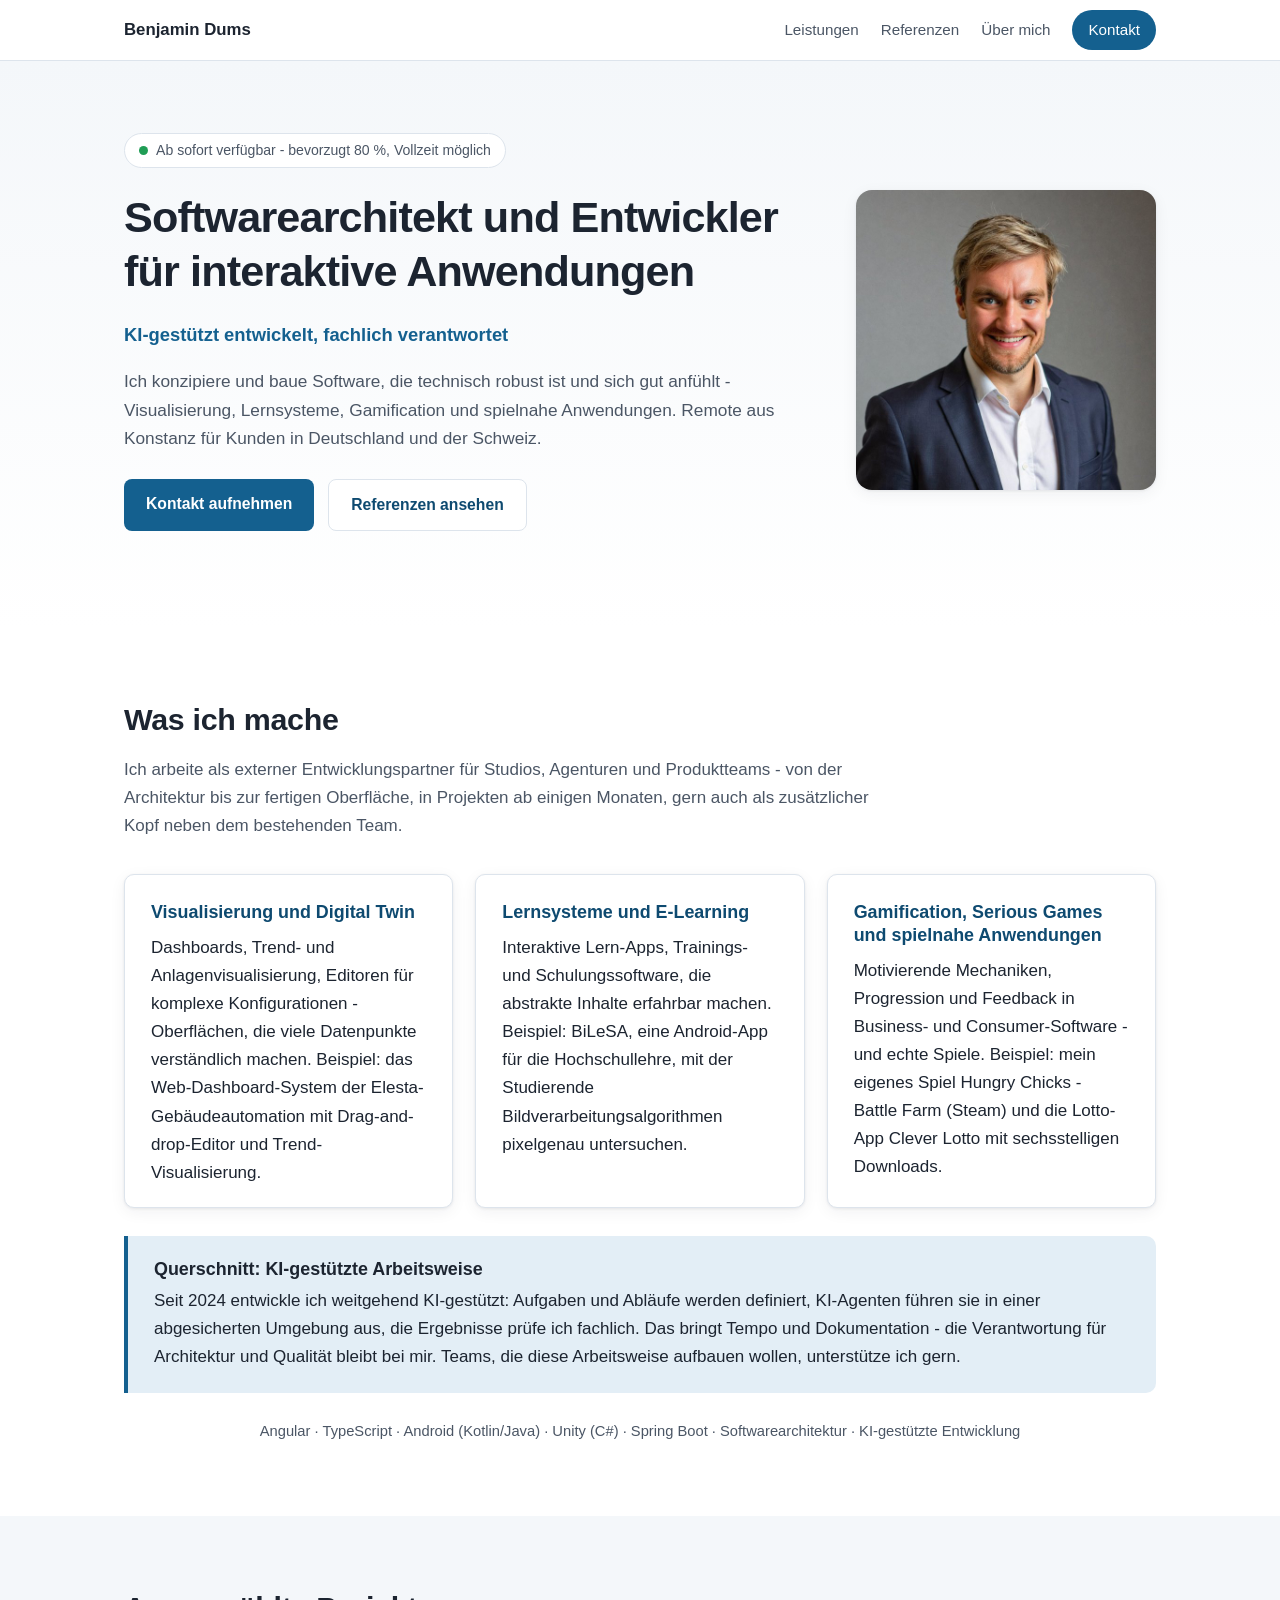
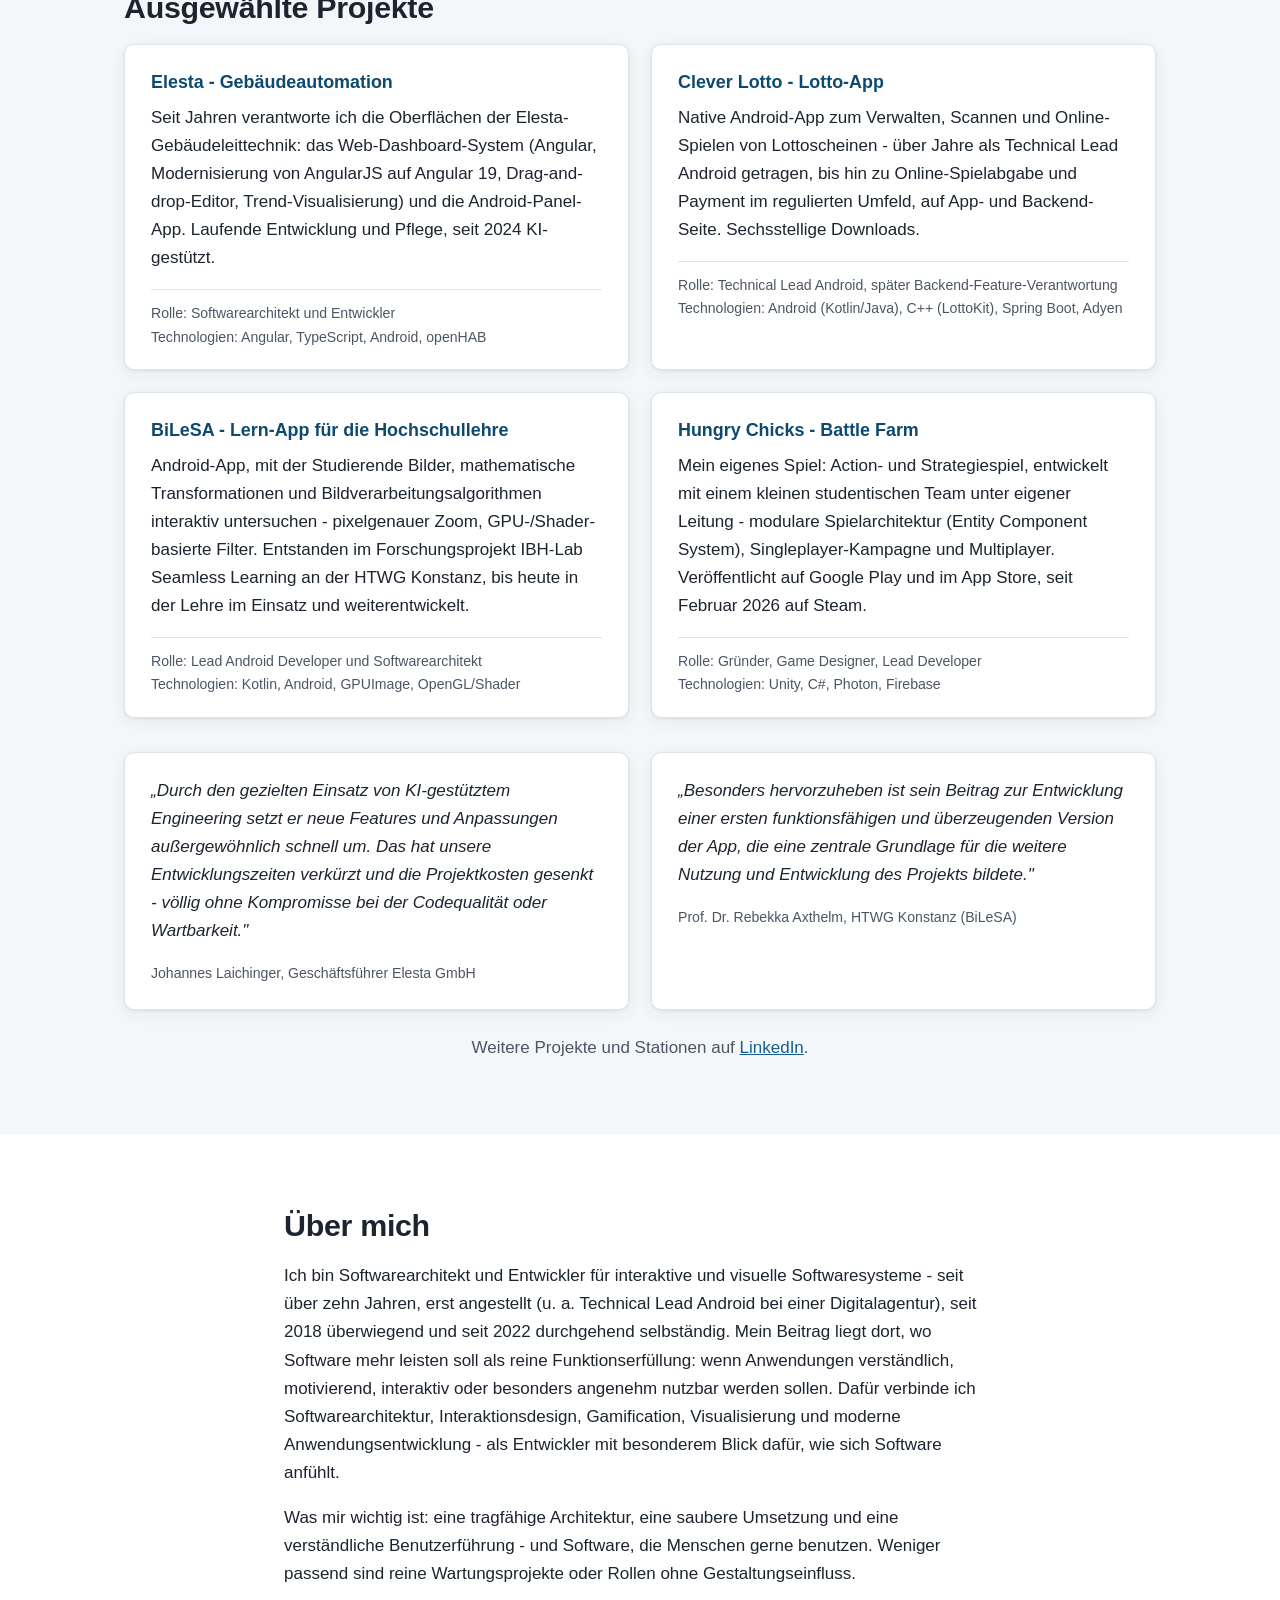
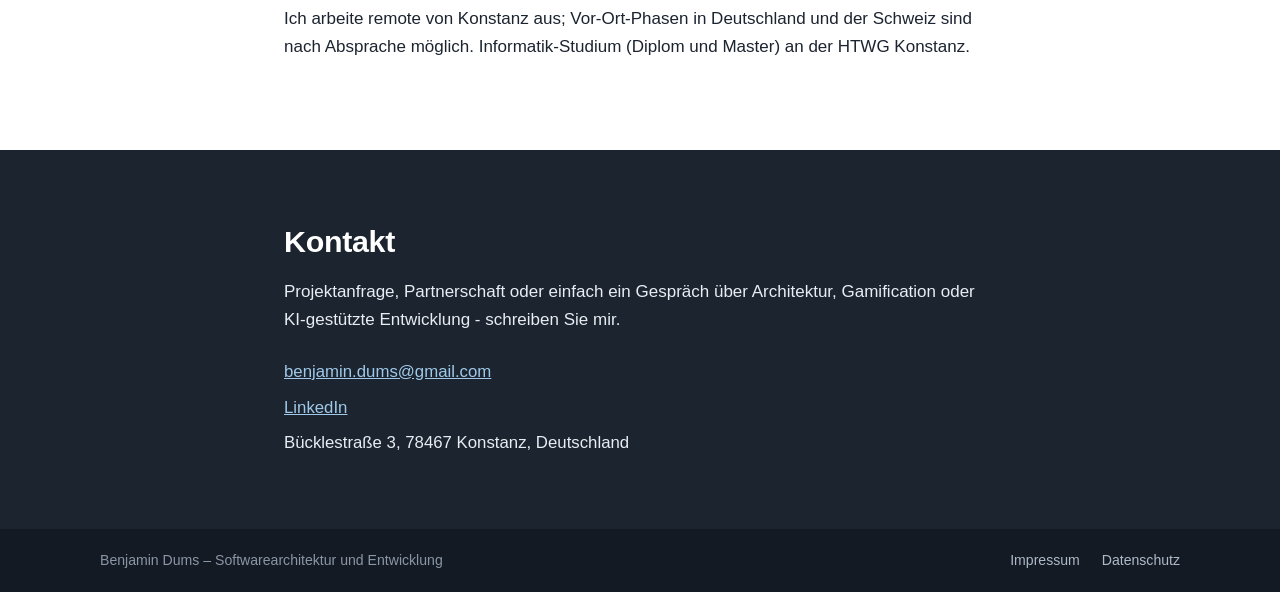
<file: index.html>
<!DOCTYPE html>
<html lang="de">
<head>
  <meta charset="utf-8">
  <meta name="viewport" content="width=device-width, initial-scale=1">
  <title>Benjamin Dums - Softwarearchitekt und Entwickler für interaktive Anwendungen</title>
  <meta name="description" content="Softwarearchitektur und Entwicklung für interaktive Anwendungen - Visualisierung, Lernsysteme, Gamification. KI-gestützt entwickelt, fachlich verantwortet. Remote aus Konstanz für Kunden in Deutschland und der Schweiz.">
  <link rel="stylesheet" href="style.css">
</head>
<body>

<header class="site-header">
  <div class="wrap header-inner">
    <span class="brand">Benjamin Dums</span>
    <nav class="site-nav">
      <a href="#leistungen">Leistungen</a>
      <a href="#referenzen">Referenzen</a>
      <a href="#ueber-mich">Über mich</a>
      <a href="#kontakt" class="nav-cta">Kontakt</a>
    </nav>
  </div>
</header>

<main>

  <!-- 1. Hero -->
  <section class="hero">
    <div class="wrap hero-inner">
      <div class="hero-text">
        <p class="availability"><span class="dot"></span>Ab sofort verfügbar - bevorzugt 80&nbsp;%, Vollzeit möglich</p>
        <h1>Softwarearchitekt und Entwickler für interaktive Anwendungen</h1>
        <p class="subtitle">KI-gestützt entwickelt, fachlich verantwortet</p>
        <p class="lead">Ich konzipiere und baue Software, die technisch robust ist und sich gut anfühlt - Visualisierung, Lernsysteme, Gamification und spielnahe Anwendungen. Remote aus Konstanz für Kunden in Deutschland und der Schweiz.</p>
        <p class="hero-actions">
          <a class="btn btn-primary" href="mailto:benjamin.dums@gmail.com">Kontakt aufnehmen</a>
          <a class="btn btn-secondary" href="#referenzen">Referenzen ansehen</a>
        </p>
      </div>
      <div class="hero-photo">
        <img src="assets/portrait.jpg" alt="Porträtfoto von Benjamin Dums" width="640" height="640">
      </div>
    </div>
  </section>

  <!-- 2. Was ich mache -->
  <section id="leistungen" class="section">
    <div class="wrap">
      <h2>Was ich mache</h2>
      <p class="section-lead">Ich arbeite als externer Entwicklungspartner für Studios, Agenturen und Produktteams - von der Architektur bis zur fertigen Oberfläche, in Projekten ab einigen Monaten, gern auch als zusätzlicher Kopf neben dem bestehenden Team.</p>

      <div class="cards cards-3">
        <article class="card">
          <h3>Visualisierung und Digital Twin</h3>
          <p>Dashboards, Trend- und Anlagenvisualisierung, Editoren für komplexe Konfigurationen - Oberflächen, die viele Datenpunkte verständlich machen. Beispiel: das Web-Dashboard-System der Elesta-Gebäudeautomation mit Drag-and-drop-Editor und Trend-Visualisierung.</p>
        </article>
        <article class="card">
          <h3>Lernsysteme und E-Learning</h3>
          <p>Interaktive Lern-Apps, Trainings- und Schulungssoftware, die abstrakte Inhalte erfahrbar machen. Beispiel: BiLeSA, eine Android-App für die Hochschullehre, mit der Studierende Bildverarbeitungsalgorithmen pixelgenau untersuchen.</p>
        </article>
        <article class="card">
          <h3>Gamification, Serious Games und spielnahe Anwendungen</h3>
          <p>Motivierende Mechaniken, Progression und Feedback in Business- und Consumer-Software - und echte Spiele. Beispiel: mein eigenes Spiel Hungry Chicks - Battle Farm (Steam) und die Lotto-App Clever Lotto mit sechsstelligen Downloads.</p>
        </article>
      </div>

      <aside class="ai-band">
        <h3>Querschnitt: KI-gestützte Arbeitsweise</h3>
        <p>Seit 2024 entwickle ich weitgehend KI-gestützt: Aufgaben und Abläufe werden definiert, KI-Agenten führen sie in einer abgesicherten Umgebung aus, die Ergebnisse prüfe ich fachlich. Das bringt Tempo und Dokumentation - die Verantwortung für Architektur und Qualität bleibt bei mir. Teams, die diese Arbeitsweise aufbauen wollen, unterstütze ich gern.</p>
      </aside>

      <p class="tech-line">Angular · TypeScript · Android (Kotlin/Java) · Unity (C#) · Spring Boot · Softwarearchitektur · KI-gestützte Entwicklung</p>
    </div>
  </section>

  <!-- 3. Referenzen -->
  <section id="referenzen" class="section section-alt">
    <div class="wrap">
      <h2>Ausgewählte Projekte</h2>

      <div class="cards cards-2">
        <article class="card project">
          <h3>Elesta - Gebäudeautomation</h3>
          <p>Seit Jahren verantworte ich die Oberflächen der Elesta-Gebäudeleittechnik: das Web-Dashboard-System (Angular, Modernisierung von AngularJS auf Angular 19, Drag-and-drop-Editor, Trend-Visualisierung) und die Android-Panel-App. Laufende Entwicklung und Pflege, seit 2024 KI-gestützt.</p>
          <p class="meta">Rolle: Softwarearchitekt und Entwickler<br>Technologien: Angular, TypeScript, Android, openHAB</p>
        </article>
        <article class="card project">
          <h3>Clever Lotto - Lotto-App</h3>
          <p>Native Android-App zum Verwalten, Scannen und Online-Spielen von Lottoscheinen - über Jahre als Technical Lead Android getragen, bis hin zu Online-Spielabgabe und Payment im regulierten Umfeld, auf App- und Backend-Seite. Sechsstellige Downloads.</p>
          <p class="meta">Rolle: Technical Lead Android, später Backend-Feature-Verantwortung<br>Technologien: Android (Kotlin/Java), C++ (LottoKit), Spring Boot, Adyen</p>
        </article>
        <article class="card project">
          <h3>BiLeSA - Lern-App für die Hochschullehre</h3>
          <p>Android-App, mit der Studierende Bilder, mathematische Transformationen und Bildverarbeitungsalgorithmen interaktiv untersuchen - pixelgenauer Zoom, GPU-/Shader-basierte Filter. Entstanden im Forschungsprojekt IBH-Lab Seamless Learning an der HTWG Konstanz, bis heute in der Lehre im Einsatz und weiterentwickelt.</p>
          <p class="meta">Rolle: Lead Android Developer und Softwarearchitekt<br>Technologien: Kotlin, Android, GPUImage, OpenGL/Shader</p>
        </article>
        <article class="card project">
          <h3>Hungry Chicks - Battle Farm</h3>
          <p>Mein eigenes Spiel: Action- und Strategiespiel, entwickelt mit einem kleinen studentischen Team unter eigener Leitung - modulare Spielarchitektur (Entity Component System), Singleplayer-Kampagne und Multiplayer. Veröffentlicht auf Google Play und im App Store, seit Februar 2026 auf Steam.</p>
          <p class="meta">Rolle: Gründer, Game Designer, Lead Developer<br>Technologien: Unity, C#, Photon, Firebase</p>
        </article>
      </div>

      <div class="quotes">
        <blockquote>
          <p>„Durch den gezielten Einsatz von KI-gestütztem Engineering setzt er neue Features und Anpassungen außergewöhnlich schnell um. Das hat unsere Entwicklungszeiten verkürzt und die Projektkosten gesenkt - völlig ohne Kompromisse bei der Codequalität oder Wartbarkeit."</p>
          <footer>Johannes Laichinger, Geschäftsführer Elesta GmbH</footer>
        </blockquote>
        <blockquote>
          <p>„Besonders hervorzuheben ist sein Beitrag zur Entwicklung einer ersten funktionsfähigen und überzeugenden Version der App, die eine zentrale Grundlage für die weitere Nutzung und Entwicklung des Projekts bildete."</p>
          <footer>Prof. Dr. Rebekka Axthelm, HTWG Konstanz (BiLeSA)</footer>
        </blockquote>
      </div>

      <p class="more-link">Weitere Projekte und Stationen auf <a href="https://www.linkedin.com/in/benjamin-dums" rel="me">LinkedIn</a>.</p>
    </div>
  </section>

  <!-- 4. Über mich -->
  <section id="ueber-mich" class="section">
    <div class="wrap narrow">
      <h2>Über mich</h2>
      <p>Ich bin Softwarearchitekt und Entwickler für interaktive und visuelle Softwaresysteme - seit über zehn Jahren, erst angestellt (u.&nbsp;a. Technical Lead Android bei einer Digitalagentur), seit 2018 überwiegend und seit 2022 durchgehend selbständig. Mein Beitrag liegt dort, wo Software mehr leisten soll als reine Funktionserfüllung: wenn Anwendungen verständlich, motivierend, interaktiv oder besonders angenehm nutzbar werden sollen. Dafür verbinde ich Softwarearchitektur, Interaktionsdesign, Gamification, Visualisierung und moderne Anwendungsentwicklung - als Entwickler mit besonderem Blick dafür, wie sich Software anfühlt.</p>
      <p>Was mir wichtig ist: eine tragfähige Architektur, eine saubere Umsetzung und eine verständliche Benutzerführung - und Software, die Menschen gerne benutzen. Weniger passend sind reine Wartungsprojekte oder Rollen ohne Gestaltungseinfluss.</p>
      <p>Ich arbeite remote von Konstanz aus; Vor-Ort-Phasen in Deutschland und der Schweiz sind nach Absprache möglich. Informatik-Studium (Diplom und Master) an der HTWG Konstanz.</p>
    </div>
  </section>

  <!-- 5. Kontakt -->
  <section id="kontakt" class="section section-contact">
    <div class="wrap narrow">
      <h2>Kontakt</h2>
      <p>Projektanfrage, Partnerschaft oder einfach ein Gespräch über Architektur, Gamification oder KI-gestützte Entwicklung - schreiben Sie mir.</p>
      <ul class="contact-list">
        <li><a href="mailto:benjamin.dums@gmail.com">benjamin.dums@gmail.com</a></li>
        <li><a href="https://www.linkedin.com/in/benjamin-dums" rel="me">LinkedIn</a></li>
        <li>Bücklestraße 3, 78467 Konstanz, Deutschland</li>
      </ul>
    </div>
  </section>

</main>

<footer class="site-footer">
  <div class="wrap footer-inner">
    <span>Benjamin Dums – Softwarearchitektur und Entwicklung</span>
    <nav>
      <a href="impressum.html">Impressum</a>
      <a href="datenschutz.html">Datenschutz</a>
    </nav>
  </div>
</footer>

</body>
</html>
</file>
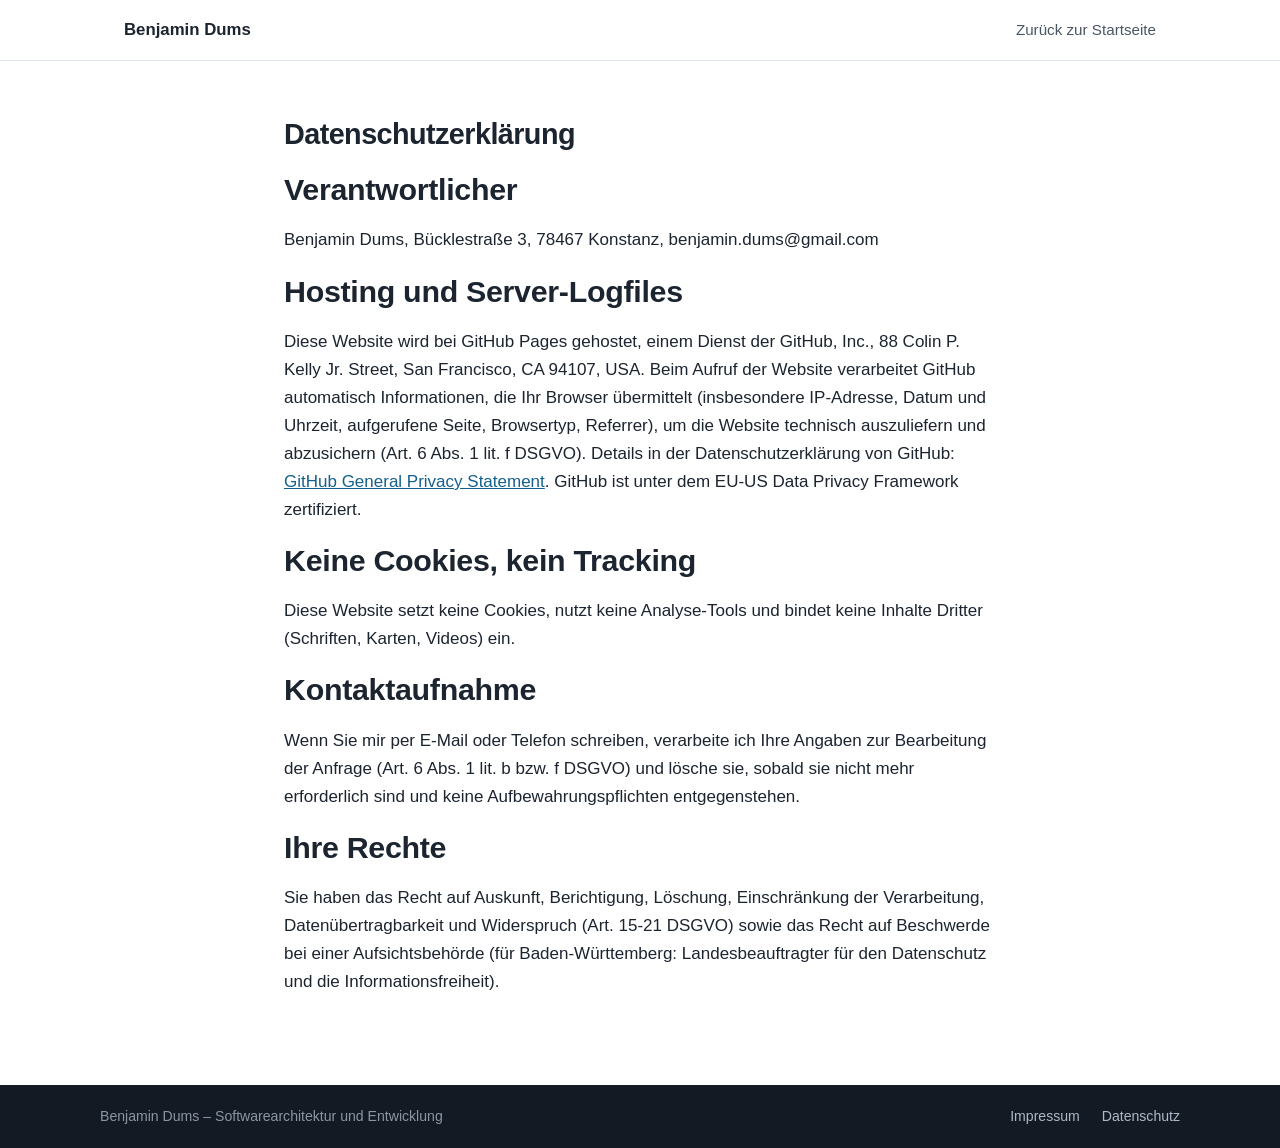
<file: datenschutz.html>
<!DOCTYPE html>
<html lang="de">
<head>
  <meta charset="utf-8">
  <meta name="viewport" content="width=device-width, initial-scale=1">
  <title>Datenschutzerklärung - Benjamin Dums</title>
  <meta name="robots" content="noindex">
  <link rel="stylesheet" href="style.css">
</head>
<body>

<header class="site-header">
  <div class="wrap header-inner">
    <a class="brand" href="index.html" style="text-decoration:none;color:inherit">Benjamin Dums</a>
    <nav class="site-nav"><a href="index.html">Zurück zur Startseite</a></nav>
  </div>
</header>

<main class="page">
  <div class="wrap narrow">
    <h1>Datenschutzerklärung</h1>

    <h2>Verantwortlicher</h2>
    <p>Benjamin Dums, Bücklestraße 3, 78467 Konstanz, benjamin.dums@gmail.com</p>

    <h2>Hosting und Server-Logfiles</h2>
    <p>Diese Website wird bei GitHub Pages gehostet, einem Dienst der GitHub, Inc., 88 Colin P. Kelly Jr. Street, San Francisco, CA 94107, USA. Beim Aufruf der Website verarbeitet GitHub automatisch Informationen, die Ihr Browser übermittelt (insbesondere IP-Adresse, Datum und Uhrzeit, aufgerufene Seite, Browsertyp, Referrer), um die Website technisch auszuliefern und abzusichern (Art. 6 Abs. 1 lit. f DSGVO). Details in der Datenschutzerklärung von GitHub: <a href="https://docs.github.com/site-policy/privacy-policies/github-general-privacy-statement">GitHub General Privacy Statement</a>. GitHub ist unter dem EU-US Data Privacy Framework zertifiziert.</p>

    <h2>Keine Cookies, kein Tracking</h2>
    <p>Diese Website setzt keine Cookies, nutzt keine Analyse-Tools und bindet keine Inhalte Dritter (Schriften, Karten, Videos) ein.</p>

    <h2>Kontaktaufnahme</h2>
    <p>Wenn Sie mir per E-Mail oder Telefon schreiben, verarbeite ich Ihre Angaben zur Bearbeitung der Anfrage (Art. 6 Abs. 1 lit. b bzw. f DSGVO) und lösche sie, sobald sie nicht mehr erforderlich sind und keine Aufbewahrungspflichten entgegenstehen.</p>

    <h2>Ihre Rechte</h2>
    <p>Sie haben das Recht auf Auskunft, Berichtigung, Löschung, Einschränkung der Verarbeitung, Datenübertragbarkeit und Widerspruch (Art. 15-21 DSGVO) sowie das Recht auf Beschwerde bei einer Aufsichtsbehörde (für Baden-Württemberg: Landesbeauftragter für den Datenschutz und die Informationsfreiheit).</p>
  </div>
</main>

<footer class="site-footer">
  <div class="wrap footer-inner">
    <span>Benjamin Dums – Softwarearchitektur und Entwicklung</span>
    <nav>
      <a href="impressum.html">Impressum</a>
      <a href="datenschutz.html">Datenschutz</a>
    </nav>
  </div>
</footer>

</body>
</html>
</file>
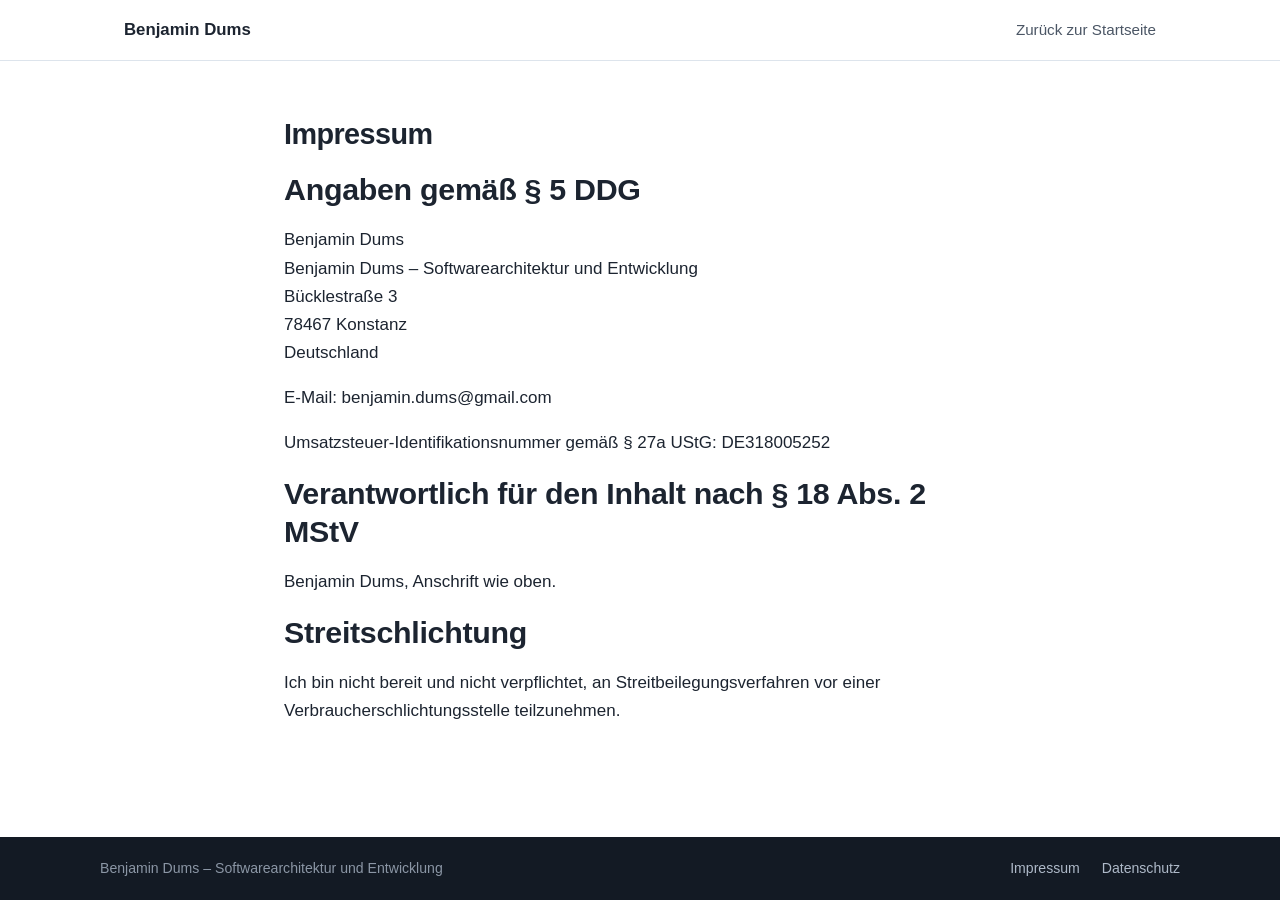
<file: impressum.html>
<!DOCTYPE html>
<html lang="de">
<head>
  <meta charset="utf-8">
  <meta name="viewport" content="width=device-width, initial-scale=1">
  <title>Impressum - Benjamin Dums</title>
  <meta name="robots" content="noindex">
  <link rel="stylesheet" href="style.css">
</head>
<body>

<header class="site-header">
  <div class="wrap header-inner">
    <a class="brand" href="index.html" style="text-decoration:none;color:inherit">Benjamin Dums</a>
    <nav class="site-nav"><a href="index.html">Zurück zur Startseite</a></nav>
  </div>
</header>

<main class="page">
  <div class="wrap narrow">
    <h1>Impressum</h1>

    <h2>Angaben gemäß § 5 DDG</h2>
    <p>
      Benjamin Dums<br>
      Benjamin Dums – Softwarearchitektur und Entwicklung<br>
      Bücklestraße 3<br>
      78467 Konstanz<br>
      Deutschland
    </p>
    <p>E-Mail: benjamin.dums@gmail.com</p>
    <p>Umsatzsteuer-Identifikationsnummer gemäß § 27a UStG: DE318005252</p>

    <h2>Verantwortlich für den Inhalt nach § 18 Abs. 2 MStV</h2>
    <p>Benjamin Dums, Anschrift wie oben.</p>

    <h2>Streitschlichtung</h2>
    <p>Ich bin nicht bereit und nicht verpflichtet, an Streitbeilegungsverfahren vor einer Verbraucherschlichtungsstelle teilzunehmen.</p>
  </div>
</main>

<footer class="site-footer">
  <div class="wrap footer-inner">
    <span>Benjamin Dums – Softwarearchitektur und Entwicklung</span>
    <nav>
      <a href="impressum.html">Impressum</a>
      <a href="datenschutz.html">Datenschutz</a>
    </nav>
  </div>
</footer>

</body>
</html>
</file>
<file: style.css>
/* Benjamin Dums - Website. Statisch, ohne externe Abhängigkeiten. */

:root {
  --ink: #1c2430;
  --ink-soft: #4b5665;
  --bg: #ffffff;
  --bg-alt: #f4f7fa;
  --accent: #14608f;      /* Seeblau */
  --accent-dark: #0e4a70;
  --accent-soft: #e3eef6;
  --line: #dde4ec;
  --ok: #1f9d55;
  --radius: 10px;
  --shadow: 0 1px 3px rgba(28, 36, 48, 0.08), 0 4px 16px rgba(28, 36, 48, 0.06);
}

* { box-sizing: border-box; }

html { scroll-behavior: smooth; }

body {
  margin: 0;
  min-height: 100vh;
  display: flex;
  flex-direction: column;
  font-family: -apple-system, BlinkMacSystemFont, "Segoe UI", Roboto, "Helvetica Neue", Arial, sans-serif;
  font-size: 17px;
  line-height: 1.65;
  color: var(--ink);
  background: var(--bg);
}

main { flex: 1 0 auto; }
.site-footer { flex-shrink: 0; }

.wrap { max-width: 1080px; margin: 0 auto; padding: 0 24px; }
.narrow { max-width: 760px; }

h1, h2, h3 { line-height: 1.25; margin: 0 0 0.6em; }
h1 { font-size: clamp(1.9rem, 4.5vw, 2.7rem); letter-spacing: -0.02em; }
h2 { font-size: clamp(1.5rem, 3vw, 1.9rem); letter-spacing: -0.01em; }
h3 { font-size: 1.12rem; }
p { margin: 0 0 1em; }
a { color: var(--accent); }
a:hover { color: var(--accent-dark); }

/* Header */
.site-header {
  position: sticky; top: 0; z-index: 10;
  background: rgba(255, 255, 255, 0.92);
  backdrop-filter: blur(8px);
  border-bottom: 1px solid var(--line);
}
.header-inner { display: flex; align-items: center; justify-content: space-between; height: 60px; }
.brand { font-weight: 700; font-size: 1.05rem; }
.site-nav { display: flex; gap: 22px; align-items: center; }
.site-nav a { text-decoration: none; color: var(--ink-soft); font-size: 0.95rem; }
.site-nav a:hover { color: var(--accent-dark); }
.nav-cta {
  color: #fff !important; background: var(--accent);
  padding: 7px 16px; border-radius: 999px;
}
.nav-cta:hover { background: var(--accent-dark); }

/* Hero */
.hero { padding: 72px 0 80px; background: linear-gradient(180deg, var(--bg-alt), var(--bg)); }
.hero-inner { display: grid; grid-template-columns: minmax(0, 1fr) 300px; gap: 56px; align-items: center; }
.availability {
  display: inline-flex; align-items: center; gap: 8px;
  font-size: 0.88rem; color: var(--ink-soft);
  background: #fff; border: 1px solid var(--line); border-radius: 999px;
  padding: 5px 14px; margin-bottom: 22px;
}
.availability .dot { width: 9px; height: 9px; border-radius: 50%; background: var(--ok); }
.subtitle { font-size: 1.15rem; font-weight: 600; color: var(--accent); margin: -0.2em 0 0.9em; }
.lead { font-size: 1.08rem; color: var(--ink-soft); max-width: 40em; }
.hero-actions { display: flex; gap: 14px; flex-wrap: wrap; margin-top: 26px; }
.btn {
  display: inline-block; text-decoration: none; border-radius: 8px;
  padding: 12px 22px; font-weight: 600; font-size: 0.98rem;
}
.btn-primary { background: var(--accent); color: #fff; }
.btn-primary:hover { background: var(--accent-dark); color: #fff; }
.btn-secondary { background: #fff; color: var(--accent-dark); border: 1px solid var(--line); }
.btn-secondary:hover { border-color: var(--accent); }
.hero-photo img {
  width: 100%; height: auto; border-radius: 16px; box-shadow: var(--shadow); display: block;
}

/* Sections */
.section { padding: 72px 0; }
.section-alt { background: var(--bg-alt); }
.section-lead { color: var(--ink-soft); max-width: 46em; margin-bottom: 2em; }

/* Cards */
.cards { display: grid; gap: 22px; margin: 0 0 28px; }
.cards-3 { grid-template-columns: repeat(3, 1fr); }
.cards-2 { grid-template-columns: repeat(2, 1fr); }
.card {
  background: #fff; border: 1px solid var(--line); border-radius: var(--radius);
  padding: 26px 26px 20px; box-shadow: var(--shadow);
}
.card h3 { color: var(--accent-dark); }
.card p:last-child { margin-bottom: 0; }
.project .meta { font-size: 0.88rem; color: var(--ink-soft); border-top: 1px solid var(--line); padding-top: 12px; }

/* KI-Band */
.ai-band {
  background: var(--accent-soft); border-left: 4px solid var(--accent);
  border-radius: 0 var(--radius) var(--radius) 0;
  padding: 22px 26px; margin-bottom: 26px;
}
.ai-band h3 { margin-bottom: 0.4em; }
.ai-band p { margin: 0; }

.tech-line { font-size: 0.92rem; color: var(--ink-soft); text-align: center; margin: 0; }

/* Zitate */
.quotes { display: grid; grid-template-columns: repeat(2, 1fr); gap: 22px; margin: 34px 0 10px; }
.quotes blockquote {
  margin: 0; background: #fff; border: 1px solid var(--line); border-radius: var(--radius);
  padding: 24px 26px; box-shadow: var(--shadow); font-style: italic;
}
.quotes footer { margin-top: 10px; font-style: normal; font-size: 0.88rem; color: var(--ink-soft); }
.more-link { text-align: center; margin: 24px 0 0; color: var(--ink-soft); }

/* Kontakt */
.section-contact { background: var(--ink); color: #e8edf3; }
.section-contact h2 { color: #fff; }
.section-contact a { color: #9fc9e8; }
.section-contact a:hover { color: #c9e2f4; }
.contact-list { list-style: none; padding: 0; margin: 1.4em 0 0; display: grid; gap: 8px; font-size: 1.05rem; }

/* Footer */
.site-footer { background: #131a24; color: #8b96a5; font-size: 0.88rem; }
.footer-inner { display: flex; justify-content: space-between; gap: 16px; padding: 20px 0; flex-wrap: wrap; }
.site-footer a { color: #aeb9c8; text-decoration: none; margin-left: 18px; }
.site-footer a:hover { color: #fff; }

/* Unterseiten (Impressum/Datenschutz) */
.page { padding: 56px 0 72px; }
.page h1 { font-size: 1.8rem; }

/* Responsive */
@media (max-width: 900px) {
  .hero-inner { grid-template-columns: 1fr; gap: 36px; }
  .hero-photo { order: -1; }
  .hero-photo img { width: 200px; }
  .cards-3, .cards-2, .quotes { grid-template-columns: 1fr; }
}
@media (max-width: 640px) {
  .site-nav a:not(.nav-cta) { display: none; }
  .section { padding: 56px 0; }
}
</file>
